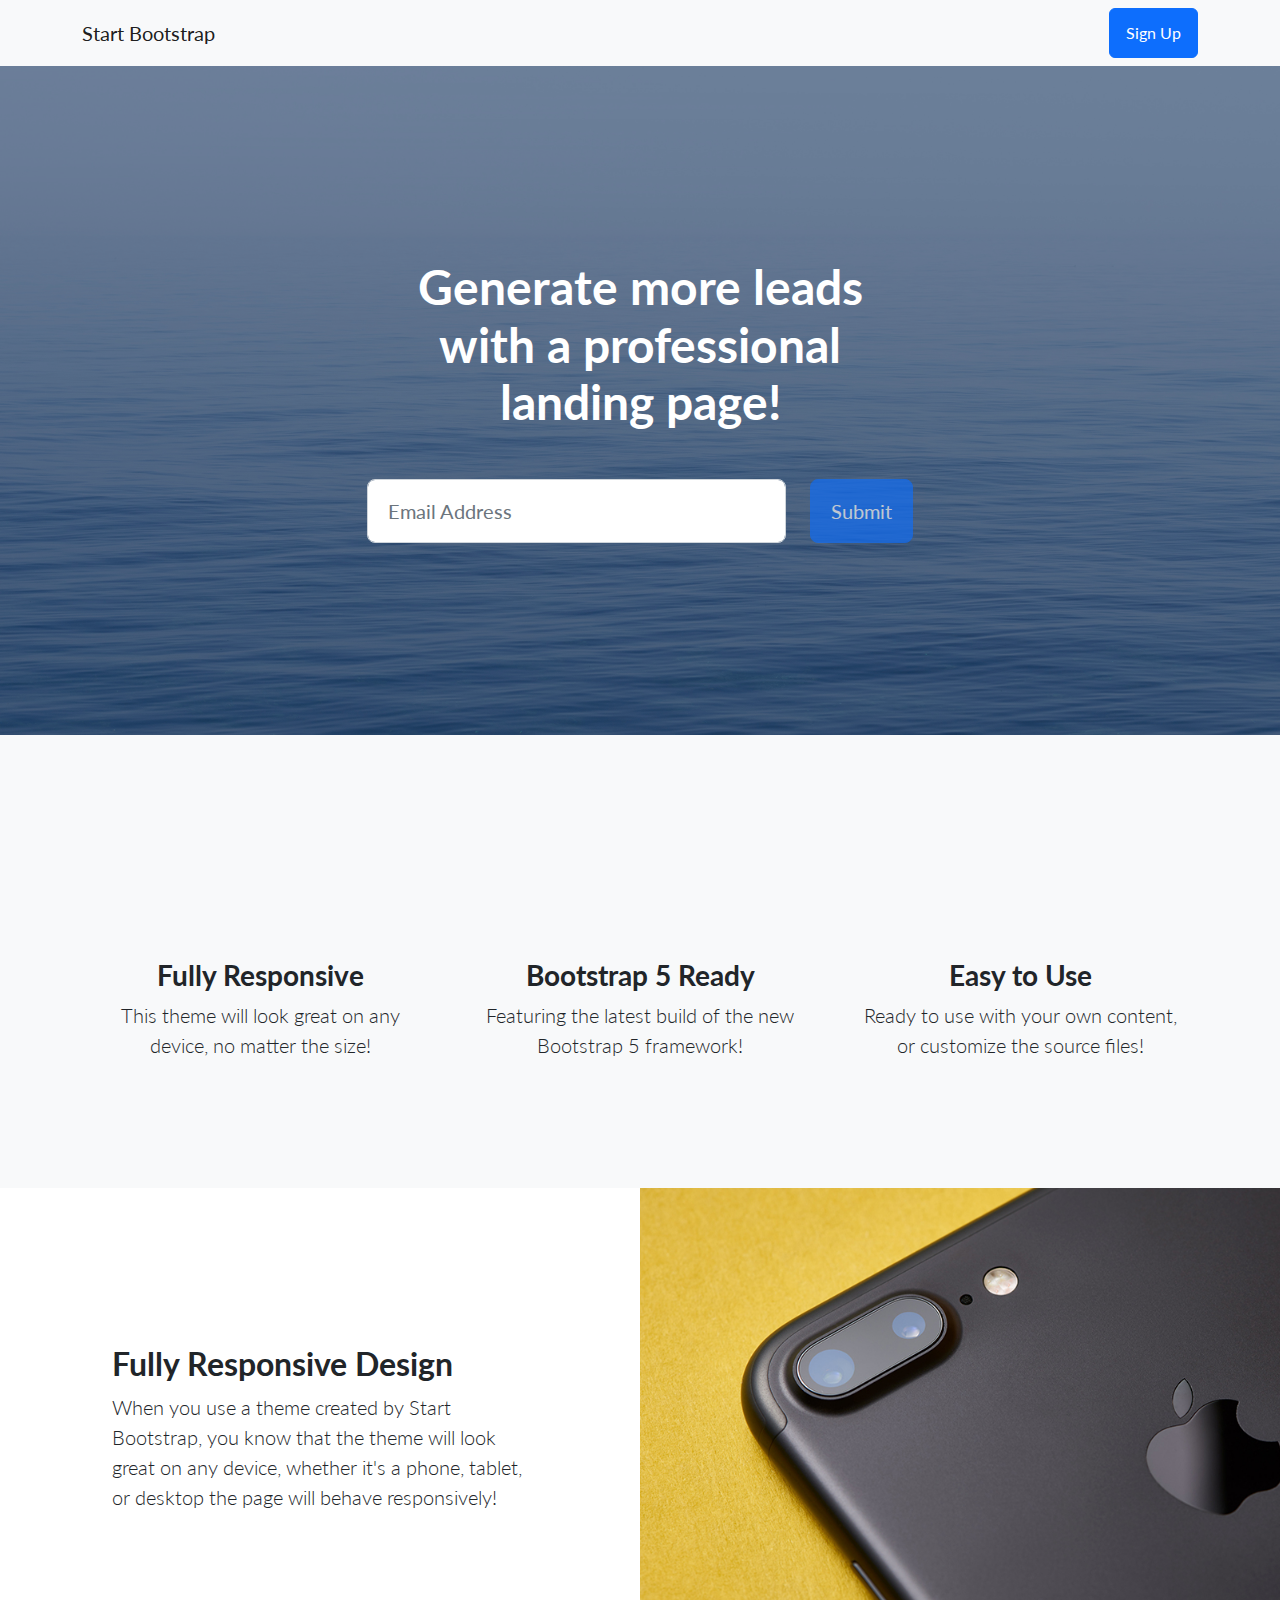
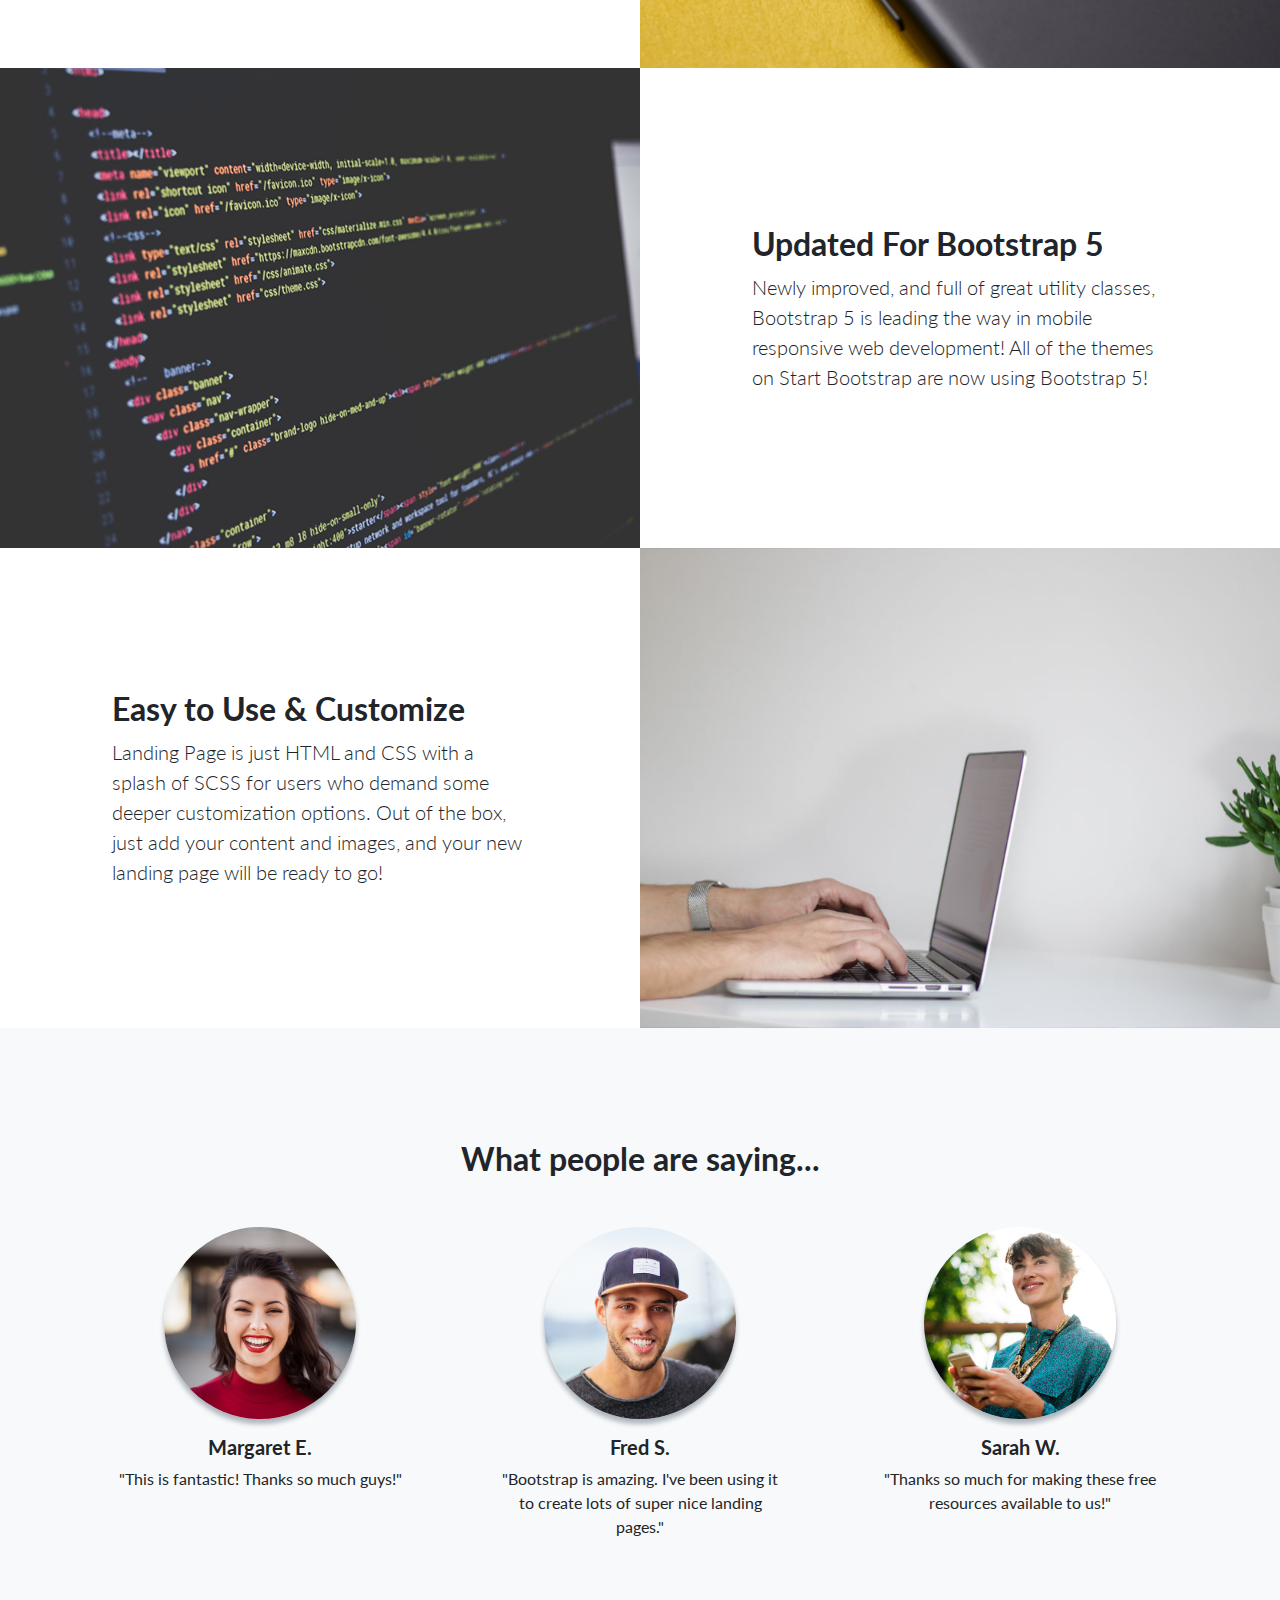
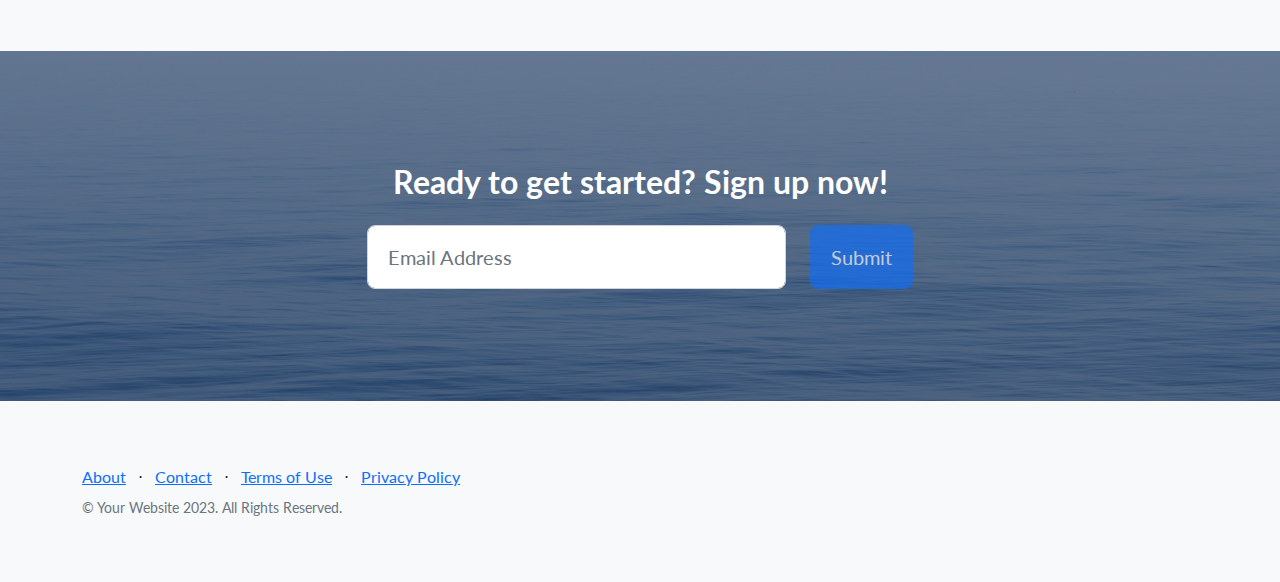
<file: startbootstrap-landing-page-gh-pages/startbootstrap-landing-page-gh-pages/index.html>
<!DOCTYPE html>
<html lang="en">
    <head>
        <meta charset="utf-8" />
        <meta name="viewport" content="width=device-width, initial-scale=1, shrink-to-fit=no" />
        <meta name="description" content="" />
        <meta name="author" content="" />
        <title>Landing Page - Start Bootstrap Theme</title>
        <!-- Favicon-->
        <link rel="icon" type="image/x-icon" href="assets/favicon.ico" />
        <!-- Bootstrap icons-->
        <!-- <link href="https://cdn.jsdelivr.net/npm/bootstrap-icons@1.5.0/font/bootstrap-icons.css" rel="stylesheet" type="text/css" /> -->
        <link rel="stylesheet" href="./bootstrap-5.3.2-dist/css/bootstrap.min.css">
        <!-- Google fonts-->
        <link href="https://fonts.googleapis.com/css?family=Lato:300,400,700,300italic,400italic,700italic" rel="stylesheet" type="text/css" />
        <!-- Core theme CSS (includes Bootstrap)-->
        <link href="css/styles.css" rel="stylesheet" />
    </head>
    <body>
        <!-- Navigation-->
        <nav class="navbar navbar-light bg-light static-top">
            <div class="container">
                <a class="navbar-brand" href="#!">Start Bootstrap</a>
                <a class="btn btn-primary" href="#signup">Sign Up</a>
            </div>
        </nav>
        <!-- Masthead-->
        <header class="masthead">
            <div class="container position-relative">
                <div class="row justify-content-center">
                    <div class="col-xl-6">
                        <div class="text-center text-white">
                            <!-- Page heading-->
                            <h1 class="mb-5">Generate more leads with a professional landing page!</h1>
                            <!-- Signup form-->
                            <!-- * * * * * * * * * * * * * * *-->
                            <!-- * * SB Forms Contact Form * *-->
                            <!-- * * * * * * * * * * * * * * *-->
                            <!-- This form is pre-integrated with SB Forms.-->
                            <!-- To make this form functional, sign up at-->
                            <!-- https://startbootstrap.com/solution/contact-forms-->
                            <!-- to get an API token!-->
                            <form class="form-subscribe" id="contactForm" data-sb-form-api-token="API_TOKEN">
                                <!-- Email address input-->
                                <div class="row">
                                    <div class="col">
                                        <input class="form-control form-control-lg" id="emailAddress" type="email" placeholder="Email Address" data-sb-validations="required,email" />
                                        <div class="invalid-feedback text-white" data-sb-feedback="emailAddress:required">Email Address is required.</div>
                                        <div class="invalid-feedback text-white" data-sb-feedback="emailAddress:email">Email Address Email is not valid.</div>
                                    </div>
                                    <div class="col-auto"><button class="btn btn-primary btn-lg disabled" id="submitButton" type="submit">Submit</button></div>
                                </div>
                                <!-- Submit success message-->
                                <!---->
                                <!-- This is what your users will see when the form-->
                                <!-- has successfully submitted-->
                                <div class="d-none" id="submitSuccessMessage">
                                    <div class="text-center mb-3">
                                        <div class="fw-bolder">Form submission successful!</div>
                                        <p>To activate this form, sign up at</p>
                                        <a class="text-white" href="https://startbootstrap.com/solution/contact-forms">https://startbootstrap.com/solution/contact-forms</a>
                                    </div>
                                </div>
                                <!-- Submit error message-->
                                <!---->
                                <!-- This is what your users will see when there is-->
                                <!-- an error submitting the form-->
                                <div class="d-none" id="submitErrorMessage"><div class="text-center text-danger mb-3">Error sending message!</div></div>
                            </form>
                        </div>
                    </div>
                </div>
            </div>
        </header>
        <!-- Icons Grid-->
        <section class="features-icons bg-light text-center">
            <div class="container">
                <div class="row">
                    <div class="col-lg-4">
                        <div class="features-icons-item mx-auto mb-5 mb-lg-0 mb-lg-3">
                            <div class="features-icons-icon d-flex"><i class="bi-window m-auto text-primary"></i></div>
                            <h3>Fully Responsive</h3>
                            <p class="lead mb-0">This theme will look great on any device, no matter the size!</p>
                        </div>
                    </div>
                    <div class="col-lg-4">
                        <div class="features-icons-item mx-auto mb-5 mb-lg-0 mb-lg-3">
                            <div class="features-icons-icon d-flex"><i class="bi-layers m-auto text-primary"></i></div>
                            <h3>Bootstrap 5 Ready</h3>
                            <p class="lead mb-0">Featuring the latest build of the new Bootstrap 5 framework!</p>
                        </div>
                    </div>
                    <div class="col-lg-4">
                        <div class="features-icons-item mx-auto mb-0 mb-lg-3">
                            <div class="features-icons-icon d-flex"><i class="bi-terminal m-auto text-primary"></i></div>
                            <h3>Easy to Use</h3>
                            <p class="lead mb-0">Ready to use with your own content, or customize the source files!</p>
                        </div>
                    </div>
                </div>
            </div>
        </section>
        <!-- Image Showcases-->
        <section class="showcase">
            <div class="container-fluid p-0">
                <div class="row g-0">
                    <div class="col-lg-6 order-lg-2 text-white showcase-img" style="background-image: url('assets/img/bg-showcase-1.jpg')"></div>
                    <div class="col-lg-6 order-lg-1 my-auto showcase-text">
                        <h2>Fully Responsive Design</h2>
                        <p class="lead mb-0">When you use a theme created by Start Bootstrap, you know that the theme will look great on any device, whether it's a phone, tablet, or desktop the page will behave responsively!</p>
                    </div>
                </div>
                <div class="row g-0">
                    <div class="col-lg-6 text-white showcase-img" style="background-image: url('assets/img/bg-showcase-2.jpg')"></div>
                    <div class="col-lg-6 my-auto showcase-text">
                        <h2>Updated For Bootstrap 5</h2>
                        <p class="lead mb-0">Newly improved, and full of great utility classes, Bootstrap 5 is leading the way in mobile responsive web development! All of the themes on Start Bootstrap are now using Bootstrap 5!</p>
                    </div>
                </div>
                <div class="row g-0">
                    <div class="col-lg-6 order-lg-2 text-white showcase-img" style="background-image: url('assets/img/bg-showcase-3.jpg')"></div>
                    <div class="col-lg-6 order-lg-1 my-auto showcase-text">
                        <h2>Easy to Use & Customize</h2>
                        <p class="lead mb-0">Landing Page is just HTML and CSS with a splash of SCSS for users who demand some deeper customization options. Out of the box, just add your content and images, and your new landing page will be ready to go!</p>
                    </div>
                </div>
            </div>
        </section>
        <!-- Testimonials-->
        <section class="testimonials text-center bg-light">
            <div class="container">
                <h2 class="mb-5">What people are saying...</h2>
                <div class="row">
                    <div class="col-lg-4">
                        <div class="testimonial-item mx-auto mb-5 mb-lg-0">
                            <img class="img-fluid rounded-circle mb-3" src="assets/img/testimonials-1.jpg" alt="..." />
                            <h5>Margaret E.</h5>
                            <p class="font-weight-light mb-0">"This is fantastic! Thanks so much guys!"</p>
                        </div>
                    </div>
                    <div class="col-lg-4">
                        <div class="testimonial-item mx-auto mb-5 mb-lg-0">
                            <img class="img-fluid rounded-circle mb-3" src="assets/img/testimonials-2.jpg" alt="..." />
                            <h5>Fred S.</h5>
                            <p class="font-weight-light mb-0">"Bootstrap is amazing. I've been using it to create lots of super nice landing pages."</p>
                        </div>
                    </div>
                    <div class="col-lg-4">
                        <div class="testimonial-item mx-auto mb-5 mb-lg-0">
                            <img class="img-fluid rounded-circle mb-3" src="assets/img/testimonials-3.jpg" alt="..." />
                            <h5>Sarah W.</h5>
                            <p class="font-weight-light mb-0">"Thanks so much for making these free resources available to us!"</p>
                        </div>
                    </div>
                </div>
            </div>
        </section>
        <!-- Call to Action-->
        <section class="call-to-action text-white text-center" id="signup">
            <div class="container position-relative">
                <div class="row justify-content-center">
                    <div class="col-xl-6">
                        <h2 class="mb-4">Ready to get started? Sign up now!</h2>
                        <!-- Signup form-->
                        <!-- * * * * * * * * * * * * * * *-->
                        <!-- * * SB Forms Contact Form * *-->
                        <!-- * * * * * * * * * * * * * * *-->
                        <!-- This form is pre-integrated with SB Forms.-->
                        <!-- To make this form functional, sign up at-->
                        <!-- https://startbootstrap.com/solution/contact-forms-->
                        <!-- to get an API token!-->
                        <form class="form-subscribe" id="contactFormFooter" data-sb-form-api-token="API_TOKEN">
                            <!-- Email address input-->
                            <div class="row">
                                <div class="col">
                                    <input class="form-control form-control-lg" id="emailAddressBelow" type="email" placeholder="Email Address" data-sb-validations="required,email" />
                                    <div class="invalid-feedback text-white" data-sb-feedback="emailAddressBelow:required">Email Address is required.</div>
                                    <div class="invalid-feedback text-white" data-sb-feedback="emailAddressBelow:email">Email Address Email is not valid.</div>
                                </div>
                                <div class="col-auto"><button class="btn btn-primary btn-lg disabled" id="submitButton" type="submit">Submit</button></div>
                            </div>
                            <!-- Submit success message-->
                            <!---->
                            <!-- This is what your users will see when the form-->
                            <!-- has successfully submitted-->
                            <div class="d-none" id="submitSuccessMessage">
                                <div class="text-center mb-3">
                                    <div class="fw-bolder">Form submission successful!</div>
                                    <p>To activate this form, sign up at</p>
                                    <a class="text-white" href="https://startbootstrap.com/solution/contact-forms">https://startbootstrap.com/solution/contact-forms</a>
                                </div>
                            </div>
                            <!-- Submit error message-->
                            <!---->
                            <!-- This is what your users will see when there is-->
                            <!-- an error submitting the form-->
                            <div class="d-none" id="submitErrorMessage"><div class="text-center text-danger mb-3">Error sending message!</div></div>
                        </form>
                    </div>
                </div>
            </div>
        </section>
        <!-- Footer-->
        <footer class="footer bg-light">
            <div class="container">
                <div class="row">
                    <div class="col-lg-6 h-100 text-center text-lg-start my-auto">
                        <ul class="list-inline mb-2">
                            <li class="list-inline-item"><a href="#!">About</a></li>
                            <li class="list-inline-item">⋅</li>
                            <li class="list-inline-item"><a href="#!">Contact</a></li>
                            <li class="list-inline-item">⋅</li>
                            <li class="list-inline-item"><a href="#!">Terms of Use</a></li>
                            <li class="list-inline-item">⋅</li>
                            <li class="list-inline-item"><a href="#!">Privacy Policy</a></li>
                        </ul>
                        <p class="text-muted small mb-4 mb-lg-0">&copy; Your Website 2023. All Rights Reserved.</p>
                    </div>
                    <div class="col-lg-6 h-100 text-center text-lg-end my-auto">
                        <ul class="list-inline mb-0">
                            <li class="list-inline-item me-4">
                                <a href="#!"><i class="bi-facebook fs-3"></i></a>
                            </li>
                            <li class="list-inline-item me-4">
                                <a href="#!"><i class="bi-twitter fs-3"></i></a>
                            </li>
                            <li class="list-inline-item">
                                <a href="#!"><i class="bi-instagram fs-3"></i></a>
                            </li>
                        </ul>
                    </div>
                </div>
            </div>
        </footer>
        <!-- Bootstrap core JS-->
        <script src="https://cdn.jsdelivr.net/npm/bootstrap@5.2.3/dist/js/bootstrap.bundle.min.js"></script>
        <!-- Core theme JS-->
        <script src="js/scripts.js"></script>
        <!-- * * * * * * * * * * * * * * * * * * * * * * * * * * * * * * * * * * * * * * * *-->
        <!-- * *                               SB Forms JS                               * *-->
        <!-- * * Activate your form at https://startbootstrap.com/solution/contact-forms * *-->
        <!-- * * * * * * * * * * * * * * * * * * * * * * * * * * * * * * * * * * * * * * * *-->
        <script src="https://cdn.startbootstrap.com/sb-forms-latest.js"></script>
    </body>
</html>
</file>
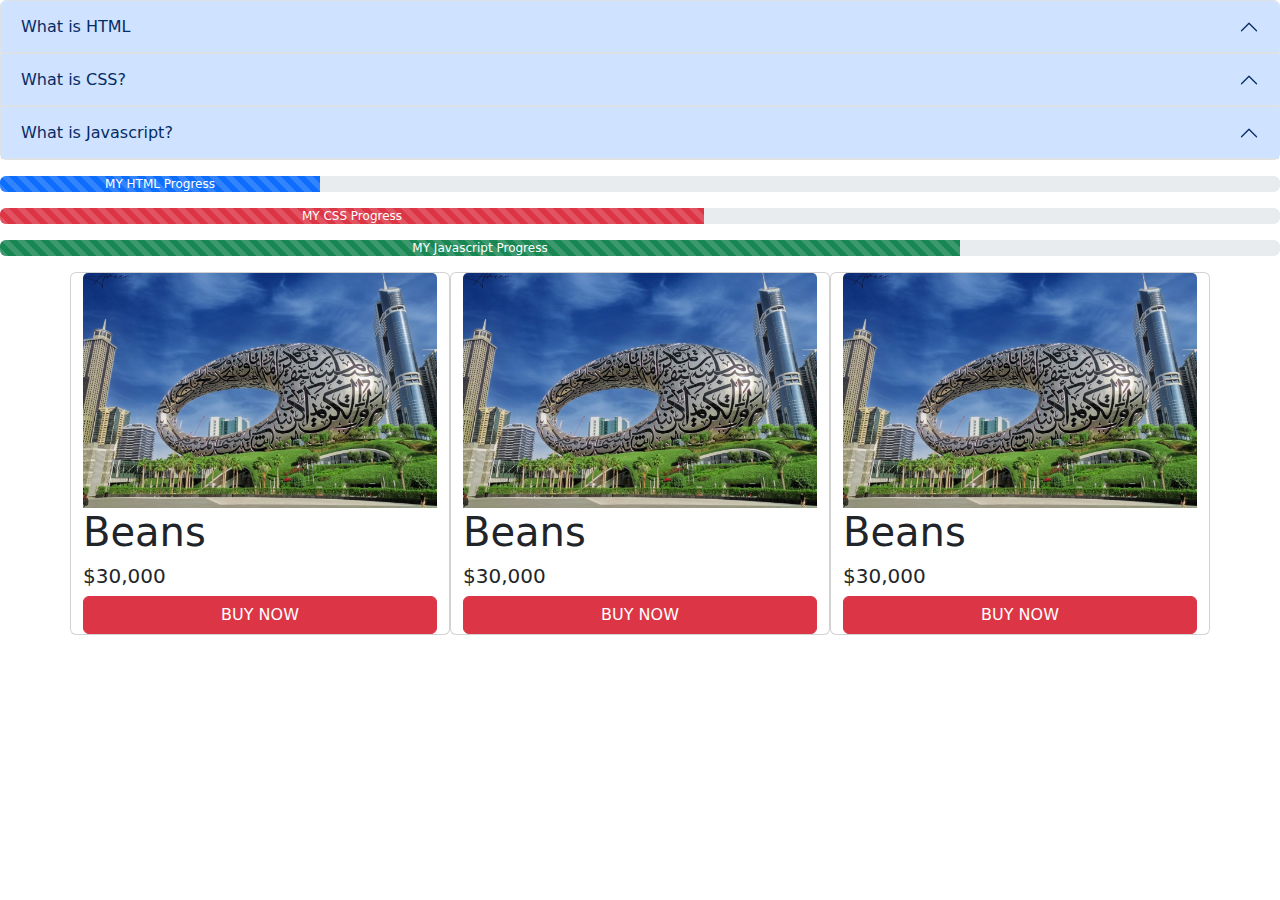
<file: faq.html>
<!DOCTYPE html>
<html lang="en">

<head>
    <meta charset="UTF-8">
    <meta name="viewport" content="width=device-width, initial-scale=1.0">
    <title>Accordion</title>
    <link rel="stylesheet" href="./bootstrap-5.3.2-dist/bootstrap-5.3.2-dist/css/bootstrap.min.css">
</head>

<body>

    <div class="accordion" id="accordionExample">
        <div class="accordion-item">
            <h2 class="accordion-header" id="headingOne">
                <button class="accordion-button" type="button" data-bs-toggle="collapse" data-bs-target="#collapseOne"
                    aria-expanded="true" aria-controls="collapseOne">
                    What is HTML
                </button>
            </h2>
            <div id="collapseOne" class="accordion-collapse collapse" aria-labelledby="headingOne"
                data-bs-parent="#accordionExample">
                <div class="accordion-body">
                    HTML is HyperText MarkUp Language, it's a structural lanaguage that helps in arraging your elements
                    on your website.
                </div>
            </div>
        </div>
        <div class="accordion-item">
            <h2 class="accordion-header" id="headingOne">
                <button class="accordion-button" type="button" data-bs-toggle="collapse" data-bs-target="#collapsetwo"
                    aria-expanded="true" aria-controls="collapseOne">
                    What is CSS?
                </button>
            </h2>
            <div id="collapsetwo" class="accordion-collapse collapse" aria-labelledby="headingOne"
                data-bs-parent="#accordionExample">
                <div class="accordion-body">
                    CSS means Cascading Style Sheet, it's a Styling lanaguage that helps in styling your elements on
                    your website.
                </div>
            </div>
        </div>
        <div class="accordion-item">
            <h2 class="accordion-header" id="headingOne">
                <button class="accordion-button" type="button" data-bs-toggle="collapse" data-bs-target="#collapsethree"
                    aria-expanded="true" aria-controls="collapseOne">
                    What is Javascript?
                </button>
            </h2>
            <div id="collapsethree" class="accordion-collapse collapse" aria-labelledby="headingOne"
                data-bs-parent="#accordionExample">
                <div class="accordion-body">
                    Javascript is a programming Language
                </div>
            </div>
        </div>

    </div>

<div class="progress mt-3 ">
    <div class="progress-bar progress-bar-striped progress-bar-animated bg-primary" role="progressbar"
        style="width: 25%;" aria-valuenow="25" aria-valuemin="0" aria-valuemax="100">MY HTML Progress</div>
</div>
<div class="progress mt-3 ">
    <div class="progress-bar progress-bar-striped progress-bar-animated bg-danger" role="progressbar"
        style="width: 55%;" aria-valuenow="25" aria-valuemin="0" aria-valuemax="100">MY CSS Progress</div>
</div>
<div class="progress mt-3 ">
    <div class="progress-bar progress-bar-striped progress-bar-animated bg-success " role="progressbar"
        style="width: 75%;" aria-valuenow="25" aria-valuemin="0" aria-valuemax="100">MY Javascript Progress</div>
</div>



<div class="container">
    <div class="row">
        <div class="card mt-3 col-md-4 ">
            <img src="./images/pexels-editz-central-editors-17117853-scaled-e1690273158715.jpg" class="card-img-top" style="size-adjust: 50%;"></card>
            <card class="body">
                <h1>Beans</h1>
                <h5>$30,000</h3>
                
            </card>
            <card class="footer">
                <class class="btn btn-danger w-100 ">BUY NOW</class>
            </card>
        </div>
        <div class="card mt-3 col-md-4 ">
            <img src="./images/pexels-editz-central-editors-17117853-scaled-e1690273158715.jpg" class="card-img-top" style="size-adjust: 50%;"></card>
            <card class="body">
                <h1>Beans</h1>
                <h5>$30,000</h3>
                
            </card>
            <card class="footer">
                <class class="btn btn-danger w-100 ">BUY NOW</class>
            </card>
        </div>
        <div class="card mt-3 col-md-4 ">
            <img src="./images/pexels-editz-central-editors-17117853-scaled-e1690273158715.jpg" class="card-img-top" style="size-adjust: 50%;"></card>
            <card class="body">
                <h1>Beans</h1>
                <h5>$30,000</h3>
                
            </card>
            <card class="footer">
                <class class="btn btn-danger w-100 ">BUY NOW</class>
            </card>
        </div>

    </div>

</div>


    <script src="./bootstrap-5.3.2-dist/bootstrap-5.3.2-dist/js/bootstrap.bundle.js"></script>
</body>

</html>
</file>
